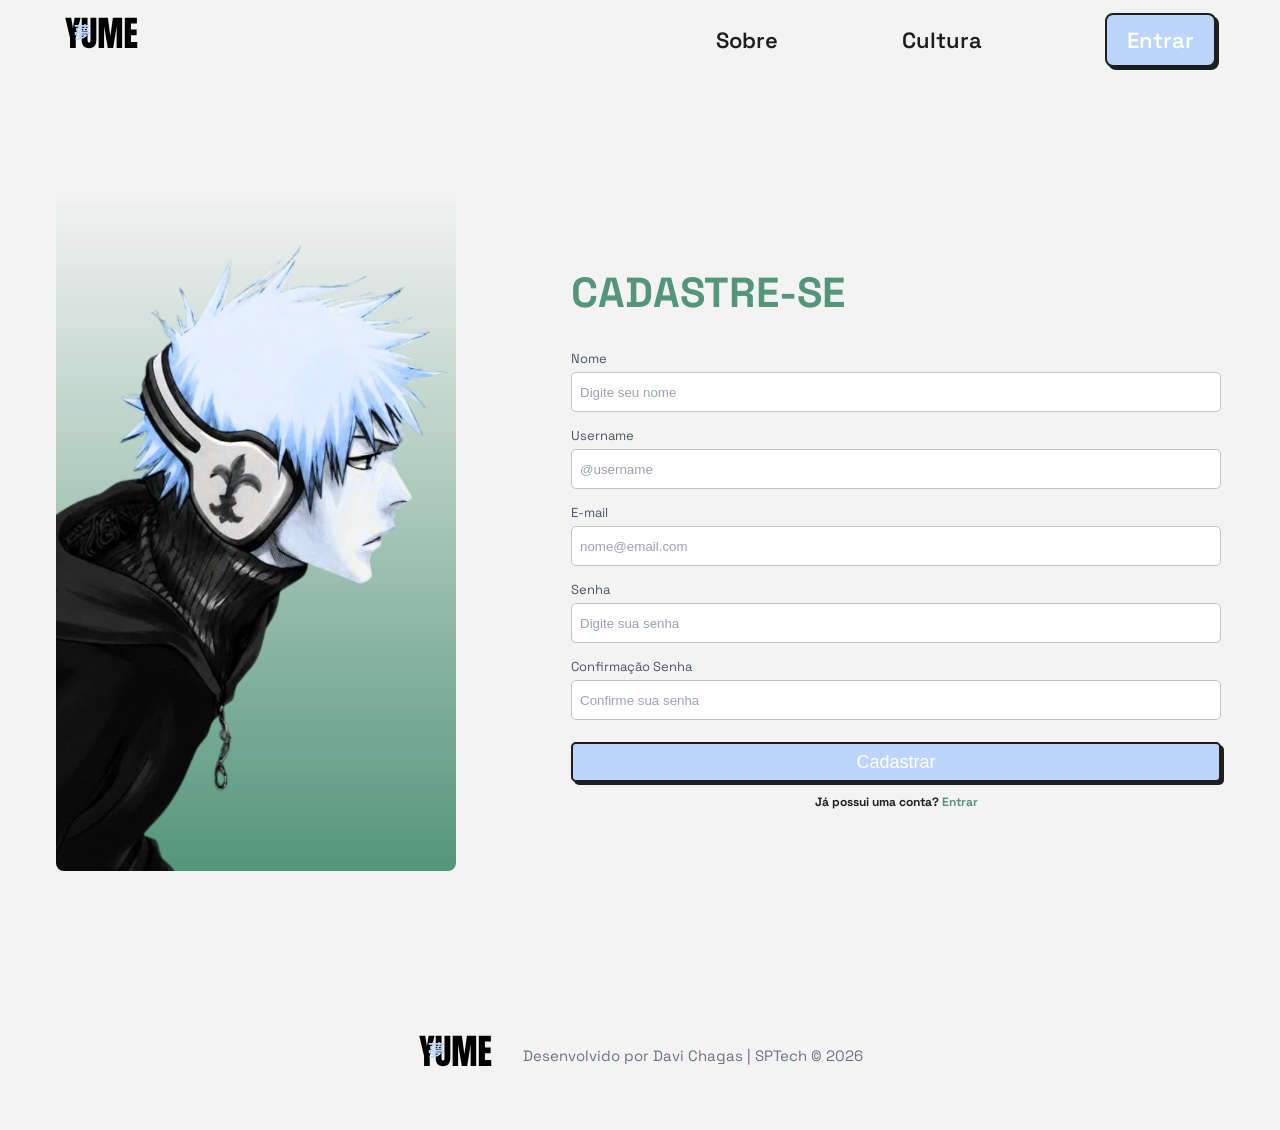
<file: public/cadastro.html>
<!DOCTYPE html>
<html lang="pt-br">

<head>
  <meta charset="UTF-8" />
  <meta http-equiv="X-UA-Compatible" content="IE=edge" />
  <meta name="viewport" content="width=device-width, initial-scale=1.0" />

  <title>YUME | Cadastro</title>

  <script src="./js/sessao.js"></script>

  <link rel="stylesheet" href="./css/cadastro.css" />
  <link rel="icon" href="./assets/imgs/logo.svg">
  <link rel="preconnect" href="https://fonts.gstatic.com" />
</head>

<body>
  <div class="header">
    <div class="container">
      <a href="index.html">
        <img src="assets/imgs/logo.svg" width="75px">
      </a>
      <ul class="navbar">
        <li>
          <a href="sobre.html">Sobre</a>
        </li>
        <li>
          <a href="cultura.html">Cultura</a>
        </li>
        <li>
          <a class="btn-cadastrar" href="login.html">Entrar</a>
        </li>
      </ul>
    </div>
  </div>

  <div class="container-login">
    <div class="div-foto">
      <img src="assets/imgs/login.png" alt="">
    </div>
    <div class="div-formulario">


      <div class="div-campos">
        <div class="alerta-erro">
          <div class="card-erro" id="cardErro">
            <span id="msg_error"></span>
          </div>
        </div>
        <div class="div-titulo">
          <h1>CADASTRE-SE</h1>
        </div>

        <label for="ipt_name" class="label-inputs">Nome</label><br>
        <input type="text" id="ipt_name" placeholder="Digite seu nome" class="ipt-info"> <br>

        <label for="ipt_username" class="label-inputs">Username</label><br>
        <input type="text" id="ipt_username" placeholder="@username" class="ipt-info"><br>

        <label for="ipt_email" class="label-inputs">E-mail</label><br>
        <input type="text" id="ipt_email" placeholder="nome@email.com" class="ipt-info"><br>

        <label for="ipt_password" class="label-inputs">Senha</label><br>
        <input type="password" id="ipt_password" onkeyup="mostrarSenha()" placeholder="Digite sua senha" required
          class="ipt-info"><br>

        <div id="div_password"></div>

        <label for="ipt_confirm_password" class="label-inputs">Confirmação Senha</label><br>
        <input type="password" id="ipt_confirm_password" onkeyup="mostrarSenha()" placeholder="Confirme sua senha"
          required class="ipt-info"><br>

        <div id="div_confirm_password"></div>

        <div class="alerta-success">
          <div class="card-success" id="cardSuccess">
            <span id="msg_success"></span>
          </div>
        </div>

        <button onclick="cadastrar()">Cadastrar</button>
        <tr></tr>
        <p class="p-entrar">Já possui uma conta? <a href="login.html">Entrar</a><br>
      </div>
    </div>
  </div>

  <!--footer inicio-->
  <div class="footer">
    <div class="container">
      <img src="assets/imgs/logo.svg" width="75px">
      <h4>Desenvolvido por Davi Chagas | SPTech &copy; 2026</h4>
    </div>
  </div>
  <!--footer fim-->
</body>

</html>

<script>
  let isValid = false;

  function cadastrar() {
    // aguardar();

    //Recupere o valor da nova input pelo nome do id
    // Agora vá para o método fetch logo abaixo
    var nameVar = ipt_name.value;
    var emailVar = ipt_email.value;
    var usernameVar = ipt_username.value;
    var passwordVar = ipt_password.value;
    var confirmacaoSenhaVar = ipt_confirm_password.value;

    // Verificando se há algum campo em branco
    if (
      nameVar == "" ||
      emailVar == "" ||
      passwordVar == "" ||
      usernameVar == '' ||
      confirmacaoSenhaVar == ""
    ) {
      cardErro.style.display = 'block';
      msg_error.innerHTML =
        "Todos os campos precisam ser preenchidos";

      finalizarAguardar();
      return false;
    } else {
      setInterval(sumirMensagem, 5000);
    }

    if (nameVar.length < 1) {
      cardErro.style.display = 'block';
      msg_error.innerHTML =
        'Nome precisa ser maior que 1 caracter'
      finalizarAguardar();
      return false;
    } else {
      setInterval(sumirMensagem, 5000);
    }

    if (!usernameVar.startsWith('@')) {
      cardErro.style.display = 'block';
      msg_error.innerHTML =
        'Username precisa começar com @'
      finalizarAguardar()
      return false;
    } else {
      setInterval(sumirMensagem, 5000);
    }

    if (usernameVar.length > 15) {
      cardErro.style.display = 'block';
      msg_error.innerHTML =
        'Limite máximo de caracteres para username excedido (15)'
      finalizarAguardar();
      return false;
    } else {
      setInterval(sumirMensagem, 5000);
    }

    if (!emailVar.includes('@') || !emailVar.includes('.')) {
      cardErro.style.display = 'block';
      msg_error.innerHTML =
        'Email deve incluir @ e .'
      finalizarAguardar();
      return false;
    } else {
      setInterval(sumirMensagem, 5000);
    }

    if (emailVar.indexOf('@') > emailVar.indexOf('.com')) {
      cardErro.style.display = 'block';
      msg_error.innerHTML =
        'Email deve possuir o @ antes do .com'
      finalizarAguardar();
      return false
    } else {
      setInterval(sumirMensagem, 5000)
    }


    if (passwordVar.length < 6) {
      cardErro.style.display = 'block';
      msg_error.innerHTML =
        'Senha precisa ser maior que 6 caracteres'
    } else {
      setInterval(sumirMensagem, 5000);
    }

    if (confirmacaoSenhaVar != passwordVar) {
      cardErro.style.display = 'block';
      msg_error.innerHTML =
        'As senhas não coincidem'
      finalizarAguardar();
      return false;
    } else {
      setInterval(sumirMensagem, 5000);
    }

    if (isValid == false) {
      cardErro.style.display = 'block';
      msg_error.innerHTML =
        'Senha fraca ou média'
      finalizarAguardar();
      return false;
    } else {
      setInterval(sumirMensagem, 5000);
    }

  fetch("/usuarios/cadastrar", {
    method: "POST",
    headers: {
      "Content-Type": "application/json",
    },
    body: JSON.stringify({
      nomeServer: nameVar,
      usernameServer: usernameVar,
      emailServer: emailVar,
      senhaServer: passwordVar,
    }),
  })
    .then(function (resposta) {
      console.log("resposta: ", resposta);

      if (resposta.ok) {
        cardSuccess.style.display = 'block';
        msg_success.innerHTML =
          "Cadastro realizado com sucesso! Redirecionando para tela de Login...";

        setTimeout(() => {
          window.location = "login.html";
        }, "2000");

        limparFormulario();
        finalizarAguardar();
      } else {
        throw "Houve um erro ao tentar realizar o cadastro!";
      }
    })
    .catch(function (resposta) {
      console.log(`#ERRO: ${resposta}`);
      finalizarAguardar();
    });

  return false;
  }

  function mostrarSenha() {
    let password = ipt_password.value.trim();
    let confirm_password = ipt_confirm_password.value.trim();
    let have_special = password.includes('!') || password.includes('@') || password.includes('#') || password.includes('$') || password.includes('.') || password.includes('*') || password.includes('-');
    let upper_password = password.toUpperCase();
    let lower_password = password.toLowerCase();
    let req = 0;

    if (password.length >= 8) {
      req++
    }

    if (password != upper_password) {
      req++
    }

    if (password != lower_password) {
      req++
    }

    if (have_special) {
      req++
    }

    if (req == 4) {
      div_password.innerHTML = `Senha <b style="color: green">Forte</b>`
      isValid = true;
    } else if (req == 3) {
      div_password.innerHTML = `Senha <b style="color: #FFD700">Média</b>`
    } else {
      div_password.innerHTML = `Senha <b style="color: red">Fraca</b>`
    }

    if (password != confirm_password) {
      div_confirm_password.innerHTML = `Senhas <b style="color:red">não coincidem</b>`
    } else {
      div_confirm_password.innerHTML = ``
    }
  }

  function sumirMensagem() {
    cardErro.style.display = "none";
    cardSuccess.style.display = "none";
  }
</script>
</file>
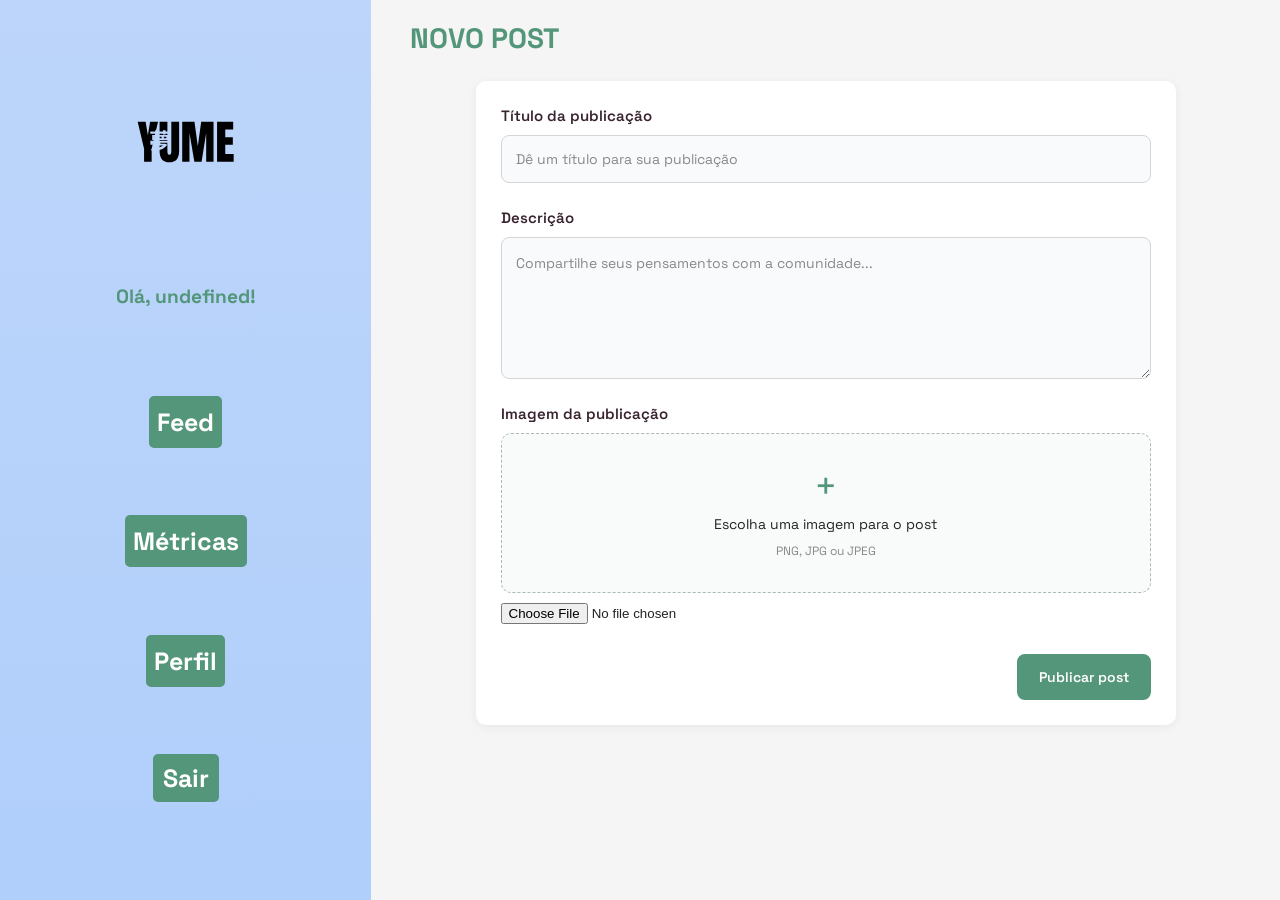
<file: public/novo-post.html>
<!DOCTYPE html>
<html lang="pt-BR">

<head>
    <meta charset="UTF-8">
    <meta http-equiv="X-UA-Compatible" content="IE=edge">
    <meta name="viewport" content="width=device-width, initial-scale=1.0">

    <title>YUME | Novo Post</title>

    <script src="./js/sessao.js"></script>

    <link rel="stylesheet" href="./css/novo-post.css">
    <link rel="icon" href="./assets/imgs/logo.svg">
    <link rel="preconnect" href="https://fonts.googleapis.com">
    <link rel="preconnect" href="https://fonts.gstatic.com" crossorigin>
</head>


<body>
    <div class="janela">

        <aside class="header-left">
            <img src="assets/imgs/logo.svg" width="100px" alt="Logo YUME">

            <div class="hello">
                <h3>Olá, <span id="b_usuario">usuário</span>!</h3>
            </div>

            <div class="btn-nav-white">
                <a href="feed.html">
                    <h3>Feed</h3>
                </a>
            </div>

            <div class="btn-nav-white">
                <a href="dashboard/dashboard.html">
                    <h3>Métricas</h3>
                </a>
            </div>

            <div class="btn-nav-white">
                <a href="dashboard/dashboard.html">
                    <h3>Perfil</h3>
                </a>
            </div>

            <div class="btn-logout" onclick="limparSessao()">
                <h3>Sair</h3>
            </div>
        </aside>

        <main class="dash">

            <div class="header">
                <h1>NOVO POST</h1>
            </div>

            <section class="novo-post-container">
                <form class="form-post" onsubmit="return newPost()" enctype="multipart/form-data">
                    <div class="card-erro" id="cardErr">
                        <div id="msg_error" class="msg-error"></div>
                    </div>
                    <div class="card-success" id="cardSuccess">
                        <div id="msg_success" class="msg-success"></div>
                    </div>

                    <div class="campo-post">
                        <label for="ipt_title">Título da publicação</label>
                        <input type="text" id="ipt_title" name="titulo" placeholder="Dê um título para sua publicação"
                            maxlength="100">
                    </div>

                    <div class="campo-post">
                        <label for="ipt_description">Descrição</label>
                        <textarea id="ipt_description" name="descricao"
                            placeholder="Compartilhe seus pensamentos com a comunidade..." rows="5"
                            maxlength="1000"></textarea>
                    </div>

                    <div class="campo-post">
                        <label for="ipt_img">Imagem da publicação</label>

                        <label for="ipt_img" class="upload-imagem">
                            <span class="upload-icone">+</span>
                            <span>Escolha uma imagem para o post</span>
                            <span class="upload-detalhe">PNG, JPG ou JPEG</span>
                        </label>

                        <input type="file" id="ipt_img" name="imagem" accept="image/png, image/jpeg">

                        <img id="preview_imagem" alt="Pré-visualização da imagem">
                    </div>

                    <div class="acoes-post">
                        <button type="submit" class="btn-publicar">
                            Publicar post
                        </button>
                    </div>

                </form>
            </section>

            <div id="alerta"></div>

        </main>
    </div>
</body>


</html>

<script>
    b_usuario.innerHTML = sessionStorage.NAME_USER;

    function newPost() {
        var titleVar = ipt_title.value;
        var descriptionVar = ipt_description.value;
        var userIdVar = sessionStorage.ID_USUARIO;
        var imgVar = ipt_img.files[0];

        msg_error.innerHTML = "";
        msg_success.innerHTML = "";

        if (titleVar == '') {
            cardErr.style.display = 'block';
            msg_error.innerHTML = 'Título precisa ser preenchido';
            return false;
        } else {
            setInterval(sumirMensagem, 5000)
        }

        if (descriptionVar == '') {
            cardErr.style.display = 'block';
            msg_error.innerHTML = 'Descrição precisa ser preenchida';
            return false;
        } else {
            setInterval(sumirMensagem, 5000)
        }

        var formData = new FormData();

        formData.append("title", titleVar);
        formData.append("description", descriptionVar);
        formData.append("user_id", userIdVar);

        if (imgVar) {
            formData.append("imagem", imgVar);
        }

        fetch(`/posts`, {
            method: 'POST',
            body: formData
        })
            .then(function (result) {
                if (result.ok) {
                    cardSuccess.style.display = 'block'
                    msg_success.innerHTML = 'Post registrado com sucesso!';
                    document.querySelector(".form-post").reset();

                    setTimeout(() => {
                        window.location = 'feed.html'
                    })
                } else {
                    throw new Error('Houve um erro ao tentar cadastrar o post.');
                }
            })
            .catch(function (erro) {
                console.log("ERRO:", erro);
                msg_error.innerHTML = 'Não foi possível cadastrar o post.';
            });

        return false;
    }

    function sumirMensagem() {
        cardErr.style.display = "none";
        cardSuccess.style.display = "none";
    }
</script>
</file>
<file: public/css/cadastro.css>
@import url('https://fonts.googleapis.com/css2?family=Space+Grotesk:wght@300..700&display=swap');

body {
  margin: 0;
  padding: 0;
  font-family: "Space Grotesk", sans-serif;
  background-color: #F3F3F3;
  color: #1e1e1e
}

:root {
  --tamanho-header: 80px;
  --tamanho-banner: calc(100vh - var(--tamanho-header) - var(--tamanho-footer) - 2px);
  --tamanho-simulador: calc(100vh - var(--tamanho-header) - var(--tamanho-footer) - 2px);
  --tamanho-login: calc(100vh - var(--tamanho-header) - var(--tamanho-footer) - 2px);
  --tamanho-footer: 65px;
}

.container {
  display: flex;
  width: 90%;
  margin: auto;
}

.header {
  height: var(--tamanho-header);
  position: relative;
}

.header .container {
  justify-content: space-between;
  align-items: center;
  height: 100%;
}

.header a {
  text-decoration: none;
  color: #1e1e1e;
  font-weight: 600;
  transition: 0.3s;
}

.header a:hover {
  color: #54967a;
}

.header .btn-cadastrar {
  display: inline-block;
  padding: 11px 20px;
  border-radius: 8px;
  background-color: #bdd5fa;
  color: white;
  transition: 0.3s;
  border: 2px solid #1e1e1e;
  box-shadow: 3px 3px 0 #1e1e1e;
}

.header .btn-cadastrar:hover {
  background-color: #b4cbef;
  color: white;
}

.agora {
  color: #54967a;
  font-weight: 800;
}

.navbar {
  width: 500px;
  font-size: 22px;
  display: flex;
  align-items: center;
  justify-content: space-between;
  list-style: none;
  color: white;
}

h4 {
  color: #6b7280;
  font-weight: normal;
  margin: 0;
}

h1 {
  font-size: 42px;
  color: #54967a
}

p {
  font-size: 14px;
  font-weight: bold;
}

.div-titulo {
  margin-bottom: 10px;
}

.div-formulario {
  width: 60%;
  display: flex;
  justify-content: center;
  align-items: center;
}

.div-campos {
  margin: 0;
}

.ipt-info {
  width: 650px;
  height: 40px;
  margin-top: 4px;
  margin-bottom: 12px;
  padding: 8px;
  box-sizing: border-box;
  border: solid 1px #BEC3BF;
  border-radius: 5px;
}

.ipt-info::placeholder {
  color: #9ca3af;
}


#ipt_senha {
  margin-bottom: 0;
}

.label-inputs {
  color: #4b5563;
  font-size: small;
}

small {
  color: #6b7280;
  font-size: x-small;
}

#div_senha {
  font-size: 12px;
  margin-bottom: 12px;
  margin-top: 4px;
}

#div_camposNull {
  font-size: 12px;
}

button {
  background-color: #bdd5fa;
  color: white;
  font-size: 18px;
  border: none;
  border-radius: 5px;
  width: 650px;
  height: 40px;
  margin-top: 10px;
  cursor: pointer;
  border: 2px solid #1e1e1e;
  box-shadow: 3px 3px 0 #1e1e1e;
}

.p-entrar {
  text-align: center;
  font-size: 12px;
}

a {
  text-decoration: none;
  font-weight: bold;
  color: #54967a
}

#esqueceu_senha {
  font-size: 12px;
}

.container-login {
  display: flex;
  width: 100%;
  min-height: 100vh;
}

.div-foto {
  width: 40%;
  display: flex;
  justify-content: center;
  align-items: center;
}

.div-foto img {
  width: 400px;
  max-width: 90%;
  height: auto;
  margin: 20px;
  border-radius: 8px;
  object-fit: contain;
}

.card-erro {
  display: none;
  padding: 10px;
  background-color: #e47e7e;
  border-radius: 8px;
  justify-content: center;
}

.card-success {
  display: none;
  padding: 10px;
  background-color: #54967a;
  border-radius: 8px;
  justify-content: center;
}

.loading-div {
  width: 50px;
  display: none;
}

.loading-div img {
  height: 50px;
  width: 50px;
}

.footer {
  height: 150px;
  display: flex;
  font-size: 15px;
}

.footer .container {
  display: flex;
  align-items: center;
  gap: 30px;
  justify-content: center;
  text-align: center;
}

.footer .container .version {
  font-size: 12px;
}


/* Largura da barra de rolagem */
::-webkit-scrollbar {
  width: 10px;
}

/* Fundo da barra */
::-webkit-scrollbar-track {
  background-color: #F3F3F3;
}

/* Parte que você arrasta */
::-webkit-scrollbar-thumb {
  background-color: #bdd5fa;
  border-radius: 10px;
}

/* Cor ao passar o mouse */
::-webkit-scrollbar-thumb:hover {
  background-color: #bdd5fa;
}
</file>
<file: public/css/novo-post.css>
@import url('https://fonts.googleapis.com/css2?family=Space+Grotesk:wght@300..700&display=swap');

* {
    box-sizing: border-box;
}

body {
    margin: 0;
    padding: 0;
    font-family: "Space Grotesk", sans-serif;
    background-color: #f5f5f5;
    color: #222;
}

.janela {
    min-height: 100vh;
}

.header-left {
    position: fixed;
    top: 0;
    left: 0;
    z-index: 999;
    width: 29%;
    height: 100vh;
    padding: 30px 0;
    display: flex;
    flex-direction: column;
    align-items: center;
    justify-content: space-evenly;
    background: linear-gradient(180deg, #bdd5fa 0%, #b0cffb 100%);
}

.header-left>img {
    width: 100px;
}

.hello {
    width: 100%;
    display: flex;
    justify-content: center;
    align-items: center;
}

.hello h3 {
    color: #54967a;
    font-size: 1.2rem;
}

.hello h3 span {
    font-weight: 800;
}

.btn-nav-white {
    width: auto;
    min-width: 72px;
    padding: 8px 6px;
    background-color: #54967a;
    border: 2px solid #54967a;
    border-radius: 5px;
    text-align: center;
}

.btn-nav-white a {
    text-decoration: none;
}

.btn-nav-white h3 {
    color: white;
    font-size: 25px;
    margin: 0;
}

.btn-logout {
    padding: 8px 10px;
    background-color: #54967a;
    color: white;
    border-radius: 5px;
    text-align: center;
    cursor: pointer;
}

.btn-logout h3 {
    font-size: 25px;
    margin: 0;
}

.dash {
    width: 71%;
    min-height: 100vh;
    margin-left: 29%;
    padding: 20px 3%;
    background-color: #f5f5f5;
}

.header {
    width: 100%;
    display: flex;
    justify-content: space-between;
    align-items: center;
    margin-bottom: 25px;
}

.header h1 {
    margin: 0;
    color: #54967a;
    font-size: 28px;
    font-weight: 700;
}

.novo-post-container {
    width: 100%;
    max-width: 700px;
    margin: 0 auto 40px;
    padding: 25px;
    background-color: #fff;
    border-radius: 10px;
    box-shadow: 0 2px 10px rgba(0, 0, 0, 0.06);
}

.form-post {
    display: flex;
    flex-direction: column;
    gap: 25px;
}

.campo-post {
    display: flex;
    flex-direction: column;
    gap: 10px;
}

.campo-post>label:first-child {
    font-size: 15px;
    font-weight: 600;
    color: #39232f;
}

.campo-post input[type="text"],
.campo-post textarea {
    width: 100%;
    padding: 14px;
    background-color: #f9fafb;
    border: 1px solid #d5d5d5;
    border-radius: 8px;
    color: #222;
    font-family: inherit;
    font-size: 14px;
    outline: none;
    transition: border-color 0.3s;
}

.campo-post input[type="text"]:focus,
.campo-post textarea:focus {
    border-color: #54967a;
}

.campo-post input::placeholder,
.campo-post textarea::placeholder {
    color: #888;
}

.campo-post textarea {
    resize: vertical;
    min-height: 130px;
    line-height: 1.6;
}

.upload-imagem {
    min-height: 160px;
    padding: 25px;
    display: flex;
    flex-direction: column;
    align-items: center;
    justify-content: center;
    gap: 10px;
    border: 1px dashed #aabbb2;
    border-radius: 10px;
    background-color: #f9fbfa;
    cursor: pointer;
    text-align: center;
    transition: border-color 0.3s, background-color 0.3s;
}

.upload-imagem:hover {
    border-color: #54967a;
    background-color: #f1f7f3;
}

.upload-icone {
    color: #54967a;
    font-size: 38px;
    line-height: 1;
}

.upload-imagem span:nth-child(2) {
    font-size: 14px;
}

.upload-detalhe {
    color: #888;
    font-size: 12px;
}

#ipt_imagem {
    display: none;
}

#preview_imagem {
    display: none;
    width: 100%;
    max-height: 350px;
    object-fit: contain;
    border: 1px solid #ddd;
    border-radius: 8px;
    margin-top: 5px;
}

.acoes-post {
    display: flex;
    justify-content: flex-end;
    align-items: center;
    gap: 12px;
    margin-top: 5px;
}

.btn-cancelar,
.btn-publicar {
    padding: 12px 20px;
    border-radius: 8px;
    font-family: inherit;
    font-size: 14px;
    text-decoration: none;
    cursor: pointer;
    transition: 0.3s;
}

.btn-cancelar {
    color: #54967a;
    background-color: transparent;
    border: 1px solid #54967a;
}

.btn-cancelar:hover {
    background-color: #edf5f0;
}

.btn-publicar {
    color: white;
    background-color: #54967a;
    border: 2px solid #54967a;
    font-weight: 600;
}

.btn-publicar:hover {
    background-color: #41765e;
    border-color: #41765e;
}

#alerta {
    margin-top: 15px;
}

.card-erro {
    display: none;
    padding: 10px;
    background-color: #e47e7e;
    border-radius: 8px;
    justify-content: center;
}

.card-success {
    display: none;
    padding: 10px;
    background-color: #54967a;
    border-radius: 8px;
    justify-content: center;
}

::-webkit-scrollbar {
    width: 10px;
}

::-webkit-scrollbar-track {
    background-color: #f3f3f3;
}

::-webkit-scrollbar-thumb {
    background-color: #bdd5fa;
    border-radius: 10px;
}

::-webkit-scrollbar-thumb:hover {
    background-color: #a5c3f0;
}
</file>
